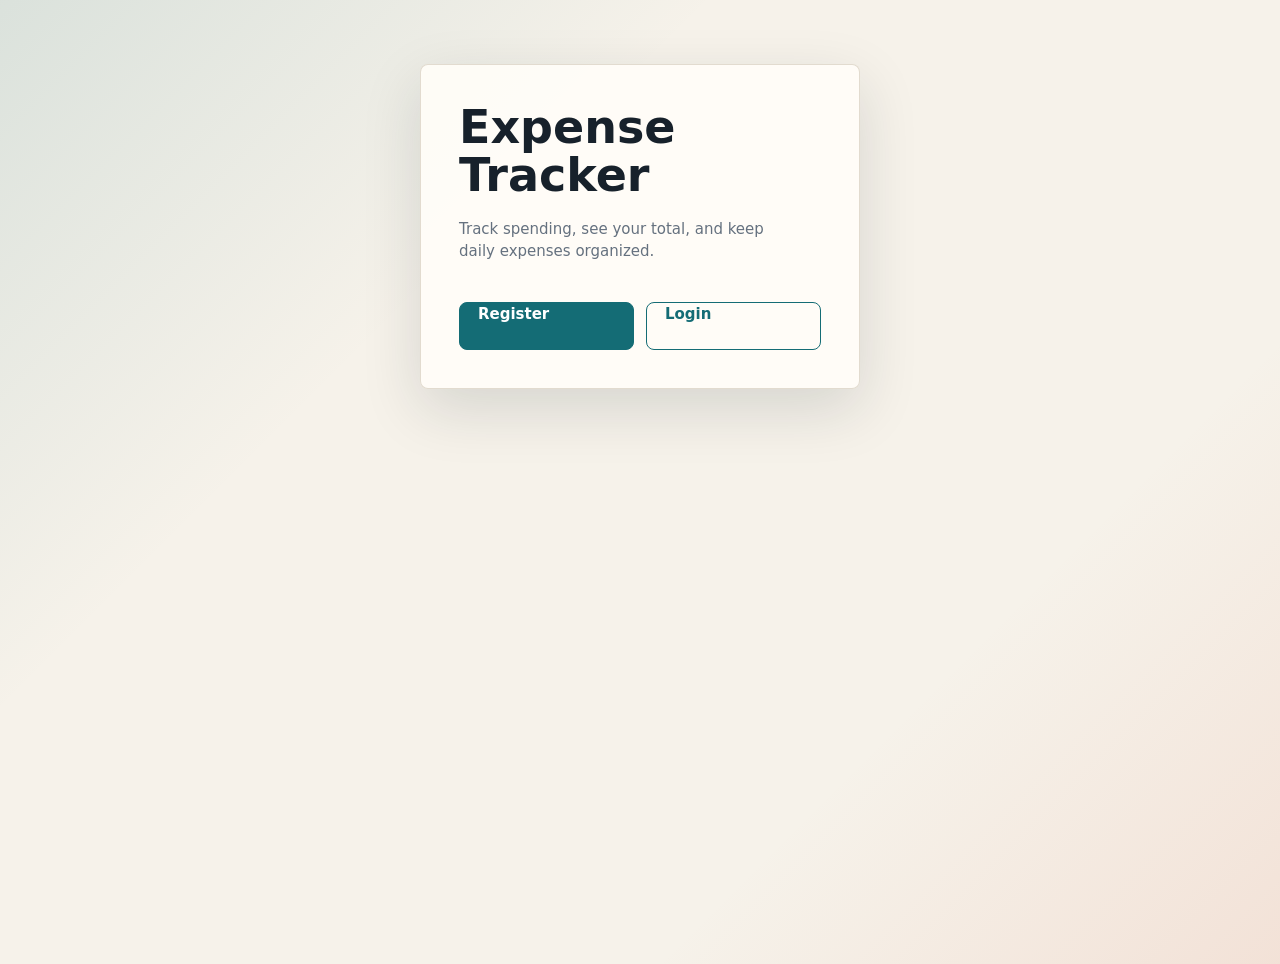
<file: frontend/index.html>
<!DOCTYPE html>
<html>
<head>
    <title>Expense Tracker</title>
    <meta name="viewport" content="width=device-width, initial-scale=1.0">
    <link rel="stylesheet" href="style.css">
</head>
<body>

<div class="container home-card">

    <h1>Expense Tracker</h1>

    <p>Track spending, see your total, and keep daily expenses organized.</p>

    <div class="action-row">
        <a class="button-link" href="register.html">Register</a>

        <a class="button-link button-link-secondary" href="login.html">Login</a>
    </div>

</div>

</body>
</html>
</file>
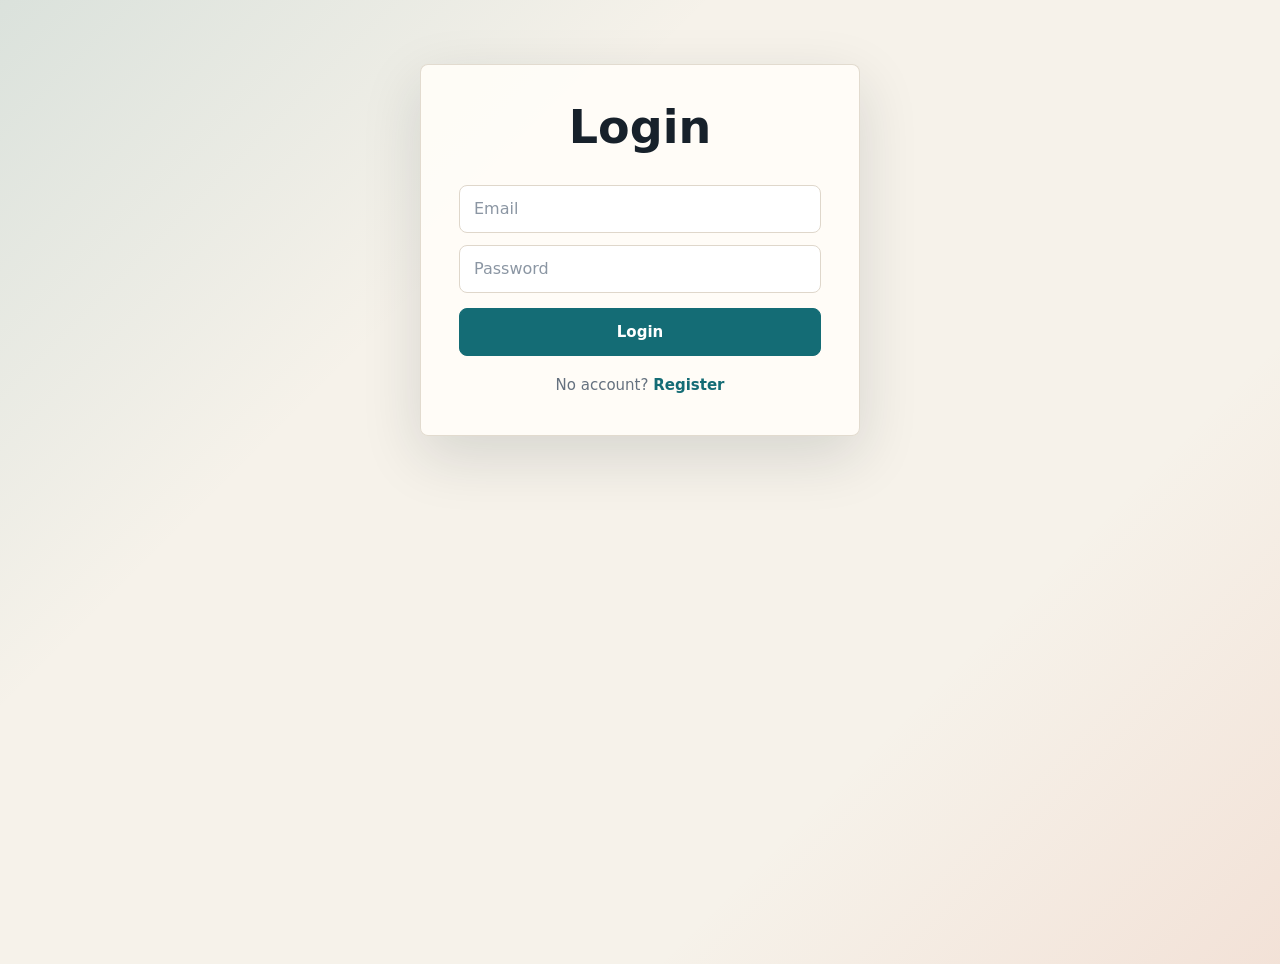
<file: frontend/login.html>
<!DOCTYPE html>
<html>
<head>
    <title>Login</title>
    <meta name="viewport" content="width=device-width, initial-scale=1.0">
    <link rel="stylesheet" href="style.css">
</head>
<body>

    <div class="container">
        <h2>Login</h2>

        <input type="email" id="email" placeholder="Email">
        <input type="password" id="password" placeholder="Password">

        <button onclick="login()">Login</button>

        <p>
            No account?
            <a href="register.html">Register</a>
        </p>
    </div>
<div id="messageBox"></div>
<script src="app.js"></script>
</body>
</html>
</file>
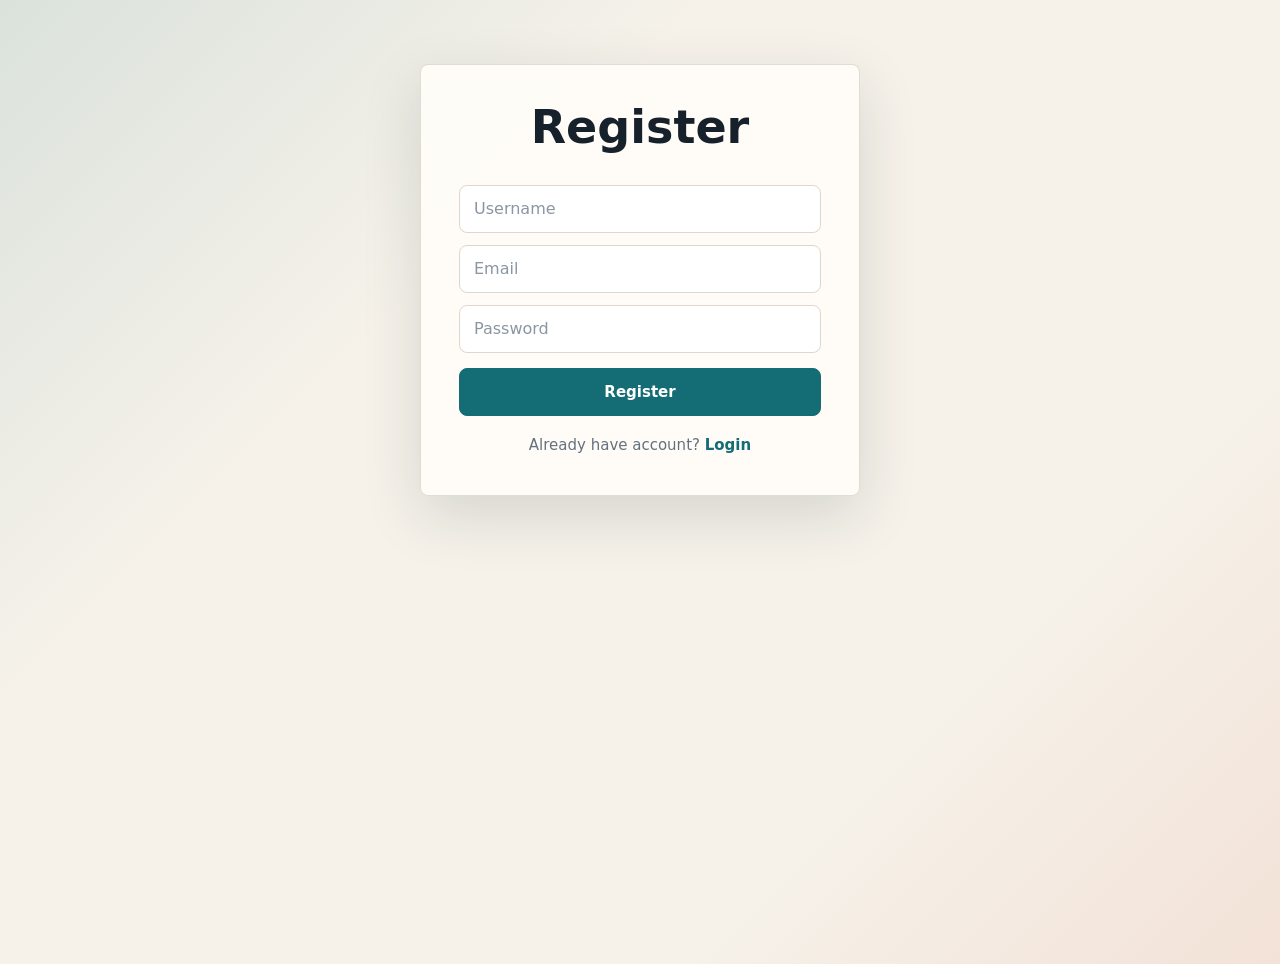
<file: frontend/register.html>
<!DOCTYPE html>
<html>
<head>
    <title>Register</title>
    <meta name="viewport" content="width=device-width, initial-scale=1.0">
    <link rel="stylesheet" href="style.css">
</head>
<body>

    <div class="container">
        <h2>Register</h2>

        <input type="text" id="username" placeholder="Username">
        <input type="email" id="email" placeholder="Email">
        <input type="password" id="password" placeholder="Password">

        <button onclick="register()">Register</button>

        <p>
            Already have account?
            <a href="login.html">Login</a>
        </p>
    </div>

<div id="messageBox"></div>
<script src="app.js"></script>
</body>
</html>
</file>
<file: frontend/style.css>
:root {
    --bg: #f6f2ea;
    --panel: #fffdf8;
    --panel-strong: #ffffff;
    --text: #17212b;
    --muted: #65717f;
    --line: #dfd7cb;
    --primary: #146c75;
    --primary-dark: #0d4d55;
    --primary-soft: #d8eeec;
    --accent: #d96c4f;
    --accent-soft: #f7ddd3;
    --green: #2f8b57;
    --shadow: 0 20px 60px rgba(23, 33, 43, 0.14);
    --radius: 8px;
}

* {
    margin: 0;
    padding: 0;
    box-sizing: border-box;
}

html {
    min-height: 100%;
}

body {
    min-height: 100vh;
    color: var(--text);
    background:
        linear-gradient(135deg, rgba(20, 108, 117, 0.12), transparent 32%),
        linear-gradient(315deg, rgba(217, 108, 79, 0.12), transparent 28%),
        var(--bg);
    font-family: Inter, ui-sans-serif, system-ui, -apple-system, BlinkMacSystemFont, "Segoe UI", Arial, sans-serif;
    line-height: 1.5;
}

a {
    color: var(--primary);
    font-weight: 700;
    text-decoration: none;
}

a:hover {
    color: var(--primary-dark);
}

.navbar {
    position: sticky;
    top: 0;
    z-index: 10;
    display: flex;
    justify-content: space-between;
    align-items: center;
    gap: 18px;
    padding: 18px clamp(18px, 4vw, 48px);
    background: rgba(255, 253, 248, 0.88);
    border-bottom: 1px solid rgba(223, 215, 203, 0.8);
    backdrop-filter: blur(18px);
}

.navbar h2 {
    font-size: clamp(20px, 2vw, 28px);
    letter-spacing: 0;
}

.container {
    width: min(440px, calc(100% - 32px));
    margin: 64px auto;
    padding: clamp(26px, 4vw, 38px);
    background: rgba(255, 253, 248, 0.92);
    border: 1px solid rgba(223, 215, 203, 0.9);
    border-radius: var(--radius);
    box-shadow: var(--shadow);
}

.home-card {
    display: grid;
    gap: 18px;
    text-align: left;
}

.home-card h1,
.container h2 {
    font-size: clamp(30px, 5vw, 46px);
    line-height: 1.05;
    letter-spacing: 0;
}

.container h2 {
    margin-bottom: 22px;
    text-align: center;
}

.home-card p,
.container p {
    color: var(--muted);
    font-size: 15px;
}

.home-card p {
    max-width: 32ch;
}

.action-row {
    display: grid;
    grid-template-columns: 1fr 1fr;
    gap: 12px;
    margin-top: 6px;
}

.action-row a {
    display: block;
}

input {
    width: 100%;
    min-height: 48px;
    padding: 0 14px;
    margin-top: 12px;
    color: var(--text);
    background: var(--panel-strong);
    border: 1px solid var(--line);
    border-radius: var(--radius);
    font: inherit;
    outline: none;
    transition: border-color 160ms ease, box-shadow 160ms ease, background 160ms ease;
}

input::placeholder {
    color: #8b96a3;
}

input:focus {
    border-color: var(--primary);
    box-shadow: 0 0 0 4px rgba(20, 108, 117, 0.14);
    background: #ffffff;
}

button,
.button-link {
    display: inline-flex;
    align-items: center;
    justify-content: center;
    width: 100%;
    min-height: 48px;
    padding: 0 18px;
    margin-top: 15px;
    color: #ffffff;
    background: var(--primary);
    border: 1px solid var(--primary);
    border-radius: var(--radius);
    cursor: pointer;
    font: inherit;
    font-size: 15px;
    font-weight: 800;
    transition: transform 160ms ease, box-shadow 160ms ease, background 160ms ease, border-color 160ms ease;
}

button:hover,
.button-link:hover {
    color: #ffffff;
    background: var(--primary-dark);
    border-color: var(--primary-dark);
    box-shadow: 0 10px 26px rgba(20, 108, 117, 0.22);
    transform: translateY(-1px);
}

button:active,
.button-link:active {
    transform: translateY(0);
}

.button-link-secondary {
    background: transparent;
    color: var(--primary);
}

.button-link-secondary:hover {
    color: #ffffff;
    background: var(--accent);
    border-color: var(--accent);
    box-shadow: 0 10px 26px rgba(217, 108, 79, 0.22);
}

.logout-btn {
    width: auto;
    min-height: 40px;
    margin-top: 0;
    padding: 0 16px;
    color: var(--primary);
    background: var(--primary-soft);
    border-color: transparent;
    box-shadow: none;
}

.logout-btn:hover {
    color: #ffffff;
    background: var(--primary);
    box-shadow: none;
}

.container > p:last-child {
    margin-top: 18px;
    text-align: center;
}

.dashboard-container {
    width: min(1060px, calc(100% - 32px));
    margin-top: 32px;
}

.dashboard-title {
    display: flex;
    align-items: end;
    justify-content: space-between;
    gap: 20px;
    margin-bottom: 22px;
}

.dashboard-title h2 {
    margin-bottom: 0;
    text-align: left;
}

.dashboard-title p {
    max-width: 42ch;
    text-align: right;
}

.dashboard-grid {
    display: grid;
    grid-template-columns: minmax(280px, 360px) 1fr;
    gap: 20px;
    align-items: start;
}

.expense-form,
.expense-panel {
    padding: 20px;
    background: var(--panel-strong);
    border: 1px solid var(--line);
    border-radius: var(--radius);
}

.expense-form h3,
.expense-panel h3 {
    margin-bottom: 12px;
    font-size: 18px;
}

.total-box {
    position: relative;
    overflow: hidden;
    padding: 22px;
    margin-bottom: 18px;
    color: #ffffff;
    background: linear-gradient(135deg, var(--primary), #243447);
    border-radius: var(--radius);
}

.total-box::after {
    content: "";
    position: absolute;
    inset: auto 18px 18px auto;
    width: 72px;
    height: 72px;
    border: 12px solid rgba(255, 255, 255, 0.16);
    border-radius: 50%;
}

.total-box h3 {
    position: relative;
    z-index: 1;
    margin-bottom: 8px;
    color: rgba(255, 255, 255, 0.76);
    font-size: 13px;
    font-weight: 800;
    text-transform: uppercase;
}

.total-box h1 {
    position: relative;
    z-index: 1;
    font-size: clamp(34px, 5vw, 54px);
    line-height: 1;
}

#expenseList {
    display: grid;
    gap: 12px;
    max-height: 520px;
    overflow: auto;
    padding-right: 4px;
}

#expenseList:empty::before {
    content: "No expenses yet";
    display: grid;
    min-height: 140px;
    place-items: center;
    color: var(--muted);
    background: var(--primary-soft);
    border: 1px dashed rgba(20, 108, 117, 0.38);
    border-radius: var(--radius);
}

.expense-card {
    display: grid;
    grid-template-columns: 1fr auto;
    gap: 6px 14px;
    padding: 16px;
    background: #fffaf3;
    border: 1px solid var(--line);
    border-left: 5px solid var(--accent);
    border-radius: var(--radius);
    box-shadow: 0 8px 22px rgba(23, 33, 43, 0.06);
}

.expense-card h4 {
    min-width: 0;
    font-size: 17px;
    overflow-wrap: anywhere;
}

.expense-card p {
    color: var(--muted);
    font-size: 14px;
}

.expense-card p:first-of-type {
    grid-row: 1 / 3;
    grid-column: 2;
    align-self: center;
    color: var(--green);
    font-size: 20px;
    font-weight: 900;
}

.expense-card p:last-child {
    display: inline-flex;
    width: fit-content;
    padding: 4px 10px;
    color: #7b3b28;
    background: var(--accent-soft);
    border-radius: 999px;
    font-weight: 700;
}

@media (max-width: 760px) {
    .container {
        margin: 28px auto;
    }

    .dashboard-title,
    .dashboard-grid {
        display: grid;
        grid-template-columns: 1fr;
    }

    .dashboard-title p {
        text-align: left;
    }

    .action-row {
        grid-template-columns: 1fr;
    }

    .expense-card {
        grid-template-columns: 1fr;
    }

    .expense-card p:first-of-type {
        grid-row: auto;
        grid-column: auto;
    }
}
select {
    width: 100%;
    min-height: 48px;
    padding: 0 14px;
    margin-top: 12px;
    color: var(--text);
    background: var(--panel-strong);
    border: 1px solid var(--line);
    border-radius: var(--radius);
    font: inherit;
    outline: none;
    transition:
        border-color 160ms ease,
        box-shadow 160ms ease,
        background 160ms ease;
}

select:focus {
    border-color: var(--primary);
    box-shadow: 0 0 0 4px rgba(20, 108, 117, 0.14);
    background: #ffffff;
}
#messageBox{
    position: fixed;
    top: 20px;
    right: 20px;
    padding: 14px 18px;
    border-radius: 8px;
    color: white;
    font-weight: bold;
    display: none;
    z-index: 999;
    box-shadow: 0 10px 25px rgba(0,0,0,0.2);
}

.success{
    background: #2f8b57;
}

.error{
    background: #d9534f;
}
</file>
